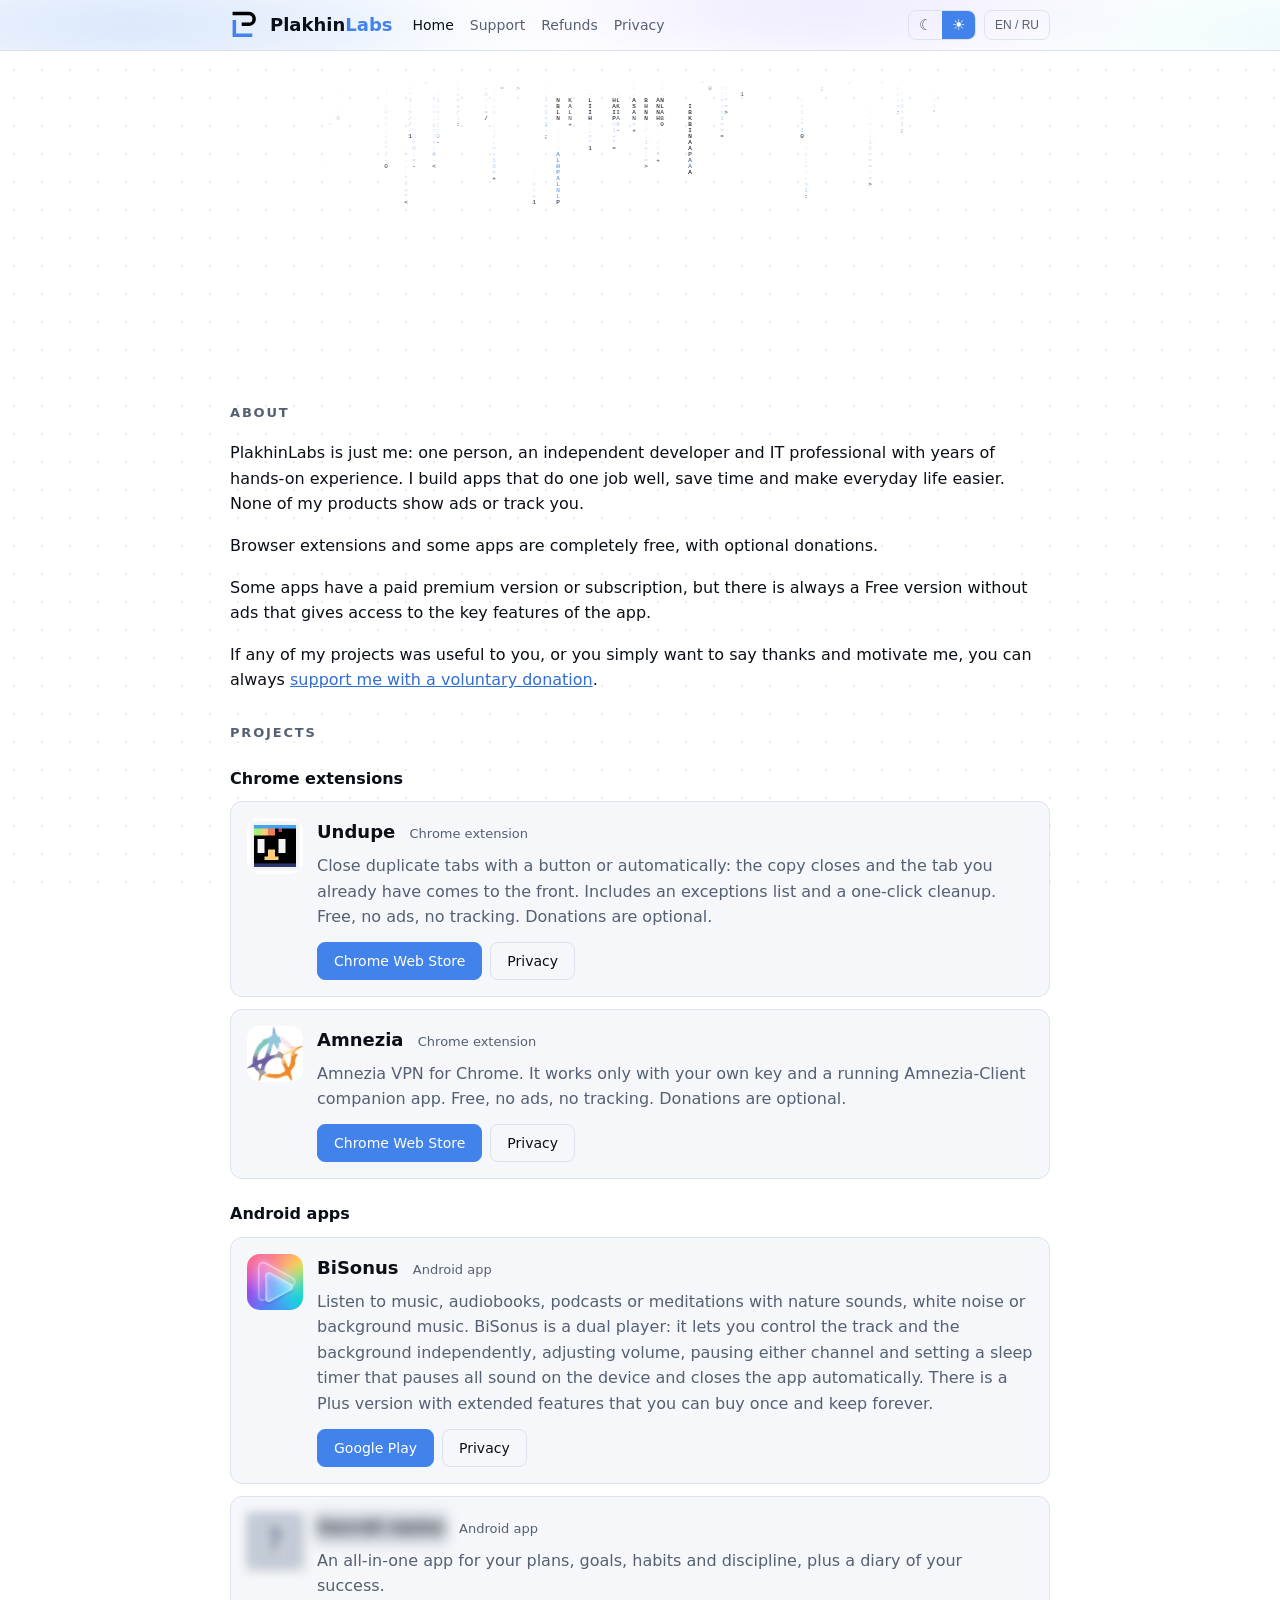
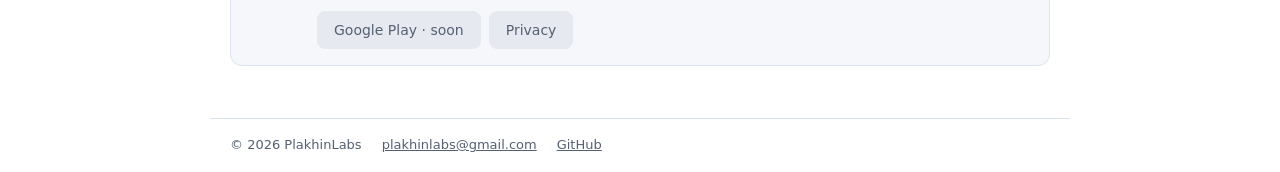
<file: index.html>
<!doctype html>
<html lang="en" data-theme="dark"><head><meta charset="utf-8">
<meta name="viewport" content="width=device-width,initial-scale=1">
<title>Home · PlakhinLabs</title>
<meta name="description" content="PlakhinLabs: independent developer of useful apps and tools. No ads, no tracking.">
<meta property="og:title" content="PlakhinLabs"><meta property="og:image" content="assets/og.png">
<link rel="icon" type="image/svg+xml" href="assets/favicon.svg">
<link rel="icon" type="image/png" href="assets/favicon-64.png">
<script>(function(){var d=document.documentElement,t=null;try{t=localStorage.getItem("theme")}catch(e){}if(!t)t=matchMedia("(prefers-color-scheme: light)").matches?"light":"dark";d.dataset.theme=t})();</script>
<link rel="stylesheet" href="style.css"></head>
<body>
<header class="top"><div class="in"><a class="brand" href="index.html"><svg class="mk" width="30" height="30" viewBox="0 0 256 256" role="img" aria-label="PlakhinLabs"><path class="lp" d="M22 30H160A46 46 0 0 1 160 122H100" fill="none" stroke-width="30"/><path class="ll" d="M37 85V215H190" fill="none" stroke-width="30"/></svg><span>Plakhin<b>Labs</b></span></a>
<nav><a href="index.html" class=on><span lang="en">Home</span><span lang="ru">Главная</span></a><a href="support.html"><span lang="en">Support</span><span lang="ru">Поддержать</span></a><a href="refunds.html"><span lang="en">Refunds</span><span lang="ru">Возвраты</span></a><a href="privacy.html"><span lang="en">Privacy</span><span lang="ru">Конфиденциальность</span></a></nav>
<div class="ctl"><div class="seg" role="group" aria-label="Theme"><button type="button" class="th" data-th="dark" aria-label="Dark theme" title="Dark">☾</button><button type="button" class="th" data-th="light" aria-label="Light theme" title="Light">☀</button></div>
<button id="lg" type="button" aria-label="Language">EN / RU</button></div></div></header>
<main>
<section class="hero"><div class="mxw"><canvas id="mx" aria-hidden="true"></canvas><svg class="mk big" width="120" height="120" viewBox="0 0 256 256" role="img" aria-label="PlakhinLabs"><path class="lp" d="M22 30H160A46 46 0 0 1 160 122H100" fill="none" stroke-width="30"/><path class="ll" d="M37 85V215H190" fill="none" stroke-width="30"/></svg></div><h1><span class="wp">Plakhin</span><b>Labs</b></h1></section>
<h2><span lang="en">About</span><span lang="ru">Обо мне</span></h2>
<p><span lang="en">PlakhinLabs is just me: one person, an independent developer and IT professional with years of hands-on experience. I build apps that do one job well, save time and make everyday life easier. None of my products show ads or track you.</span><span lang="ru">PlakhinLabs — это я: один человек, независимый разработчик и IT-специалист с многолетним практическим опытом. Я делаю приложения, которые хорошо решают одну задачу, экономят время и делают повседневную жизнь проще. Ни в одном из моих продуктов нет рекламы и слежки.</span></p>
<p><span lang="en">Browser extensions and some apps are completely free, with optional donations.</span><span lang="ru">Расширения для браузера и часть приложений полностью бесплатны, с необязательными донатами.</span></p>
<p><span lang="en">Some apps have a paid premium version or subscription, but there is always a Free version without ads that gives access to the key features of the app.</span><span lang="ru">У части приложений есть платная премиум-версия или подписка, но всегда есть Free-версия без рекламы, в которой доступен ключевой функционал приложения.</span></p>
<p><span lang="en">If any of my projects was useful to you, or you simply want to say thanks and motivate me, you can always <a href="support.html">support me with a voluntary donation</a>.</span><span lang="ru">Если любой мой проект оказался полезен или вам просто хочется поблагодарить и мотивировать меня, всегда можно <a href="support.html">поддержать добровольным донатом</a>.</span></p>
<h2><span lang="en">Projects</span><span lang="ru">Проекты</span></h2>
<h3 class="grp"><span lang="en">Chrome extensions</span><span lang="ru">Расширения для Chrome</span></h3>
<article class="card app"><img class="ai" src="assets/apps/undupe.png" width="56" height="56" alt="">
<div class="ab"><h3>Undupe <small><span lang="en">Chrome extension</span><span lang="ru">расширение для Chrome</span></small></h3><p><span lang="en">Close duplicate tabs with a button or automatically: the copy closes and the tab you already have comes to the front. Includes an exceptions list and a one-click cleanup. Free, no ads, no tracking. Donations are optional.</span><span lang="ru">Закрывайте дубликаты вкладок кнопкой или автоматически: копия закроется, а уже открытая вкладка выйдет вперёд. Есть список исключений и очистка в один клик. Бесплатно, без рекламы и без слежки. Донаты по желанию.</span></p><p class="bt"><a class="btn " href="#"><span lang="en">Chrome Web Store</span><span lang="ru">Chrome Web Store</span></a><a class="btn ghost" href="privacy.html#undupe"><span lang="en">Privacy</span><span lang="ru">Конфиденциальность</span></a></p></div></article>
<article class="card app"><img class="ai" src="assets/apps/amnezia.png" width="56" height="56" alt="">
<div class="ab"><h3>Amnezia <small><span lang="en">Chrome extension</span><span lang="ru">расширение для Chrome</span></small></h3><p><span lang="en">Amnezia VPN for Chrome. It works only with your own key and a running Amnezia-Client companion app. Free, no ads, no tracking. Donations are optional.</span><span lang="ru">VPN Amnezia для Chrome, работает только с вашим ключом и запущенным компаньоном-клиентом Amnezia-Client. Бесплатно, без рекламы и без слежки. Донаты по желанию.</span></p><p class="bt"><a class="btn " href="#"><span lang="en">Chrome Web Store</span><span lang="ru">Chrome Web Store</span></a><a class="btn ghost" href="privacy.html#amnezia"><span lang="en">Privacy</span><span lang="ru">Конфиденциальность</span></a></p></div></article>
<h3 class="grp"><span lang="en">Android apps</span><span lang="ru">Android-приложения</span></h3>
<article class="card app"><img class="ai" src="assets/apps/bisonus.png" width="56" height="56" alt="">
<div class="ab"><h3>BiSonus <small><span lang="en">Android app</span><span lang="ru">Android-приложение</span></small></h3><p><span lang="en">Listen to music, audiobooks, podcasts or meditations with nature sounds, white noise or background music. BiSonus is a dual player: it lets you control the track and the background independently, adjusting volume, pausing either channel and setting a sleep timer that pauses all sound on the device and closes the app automatically. There is a Plus version with extended features that you can buy once and keep forever.</span><span lang="ru">Слушайте музыку, аудиокниги, подкасты или медитации со звуками природы, белым шумом или фоновой музыкой. BiSonus — это двойной плеер, позволяющий независимо управлять воспроизведением трека и фоном: регулируйте громкость, ставьте на паузу любой из каналов и устанавливайте таймер сна, чтобы приостановить воспроизведение всего звука на устройстве и автоматически закрыть приложение. Есть версия Plus с расширенным функционалом, которую можно приобрести раз и навсегда.</span></p><p class="bt"><a class="btn " href="https://play.google.com/store/apps/details?id=com.bisonus.app" target=_blank rel=noopener><span lang="en">Google Play</span><span lang="ru">Google Play</span></a><a class="btn ghost" href="https://sites.google.com/view/privacy-policy-for-bisonus" target=_blank rel=noopener><span lang="en">Privacy</span><span lang="ru">Конфиденциальность</span></a></p></div></article>
<article class="card app"><div class="ai ph sp" aria-hidden="true">?</div>
<div class="ab"><h3><span class="sp" aria-hidden="true">Secret name</span> <small><span lang="en">Android app</span><span lang="ru">Android-приложение</span></small></h3>
<p><span lang="en">An all-in-one app for your plans, goals, habits and discipline, plus a diary of your success.</span><span lang="ru">Всеобъемлющее приложение для ваших планов, целей, привычек, дисциплины, а также дневник вашего успеха.</span></p>
<p class="bt"><span class="btn off">Google Play · <span lang="en">soon</span><span lang="ru">скоро</span></span><span class="btn off"><span lang="en">Privacy</span><span lang="ru">Конфиденциальность</span></span></p></div></article>
</main>
<footer><span>© 2026 PlakhinLabs</span><a href="mailto:plakhinlabs@gmail.com">plakhinlabs@gmail.com</a><a href="https://github.com/PlakhinLabs">GitHub</a></footer>
<script src="lang.js"></script>
<script src="fx.js" defer></script>
</body></html>
</file>
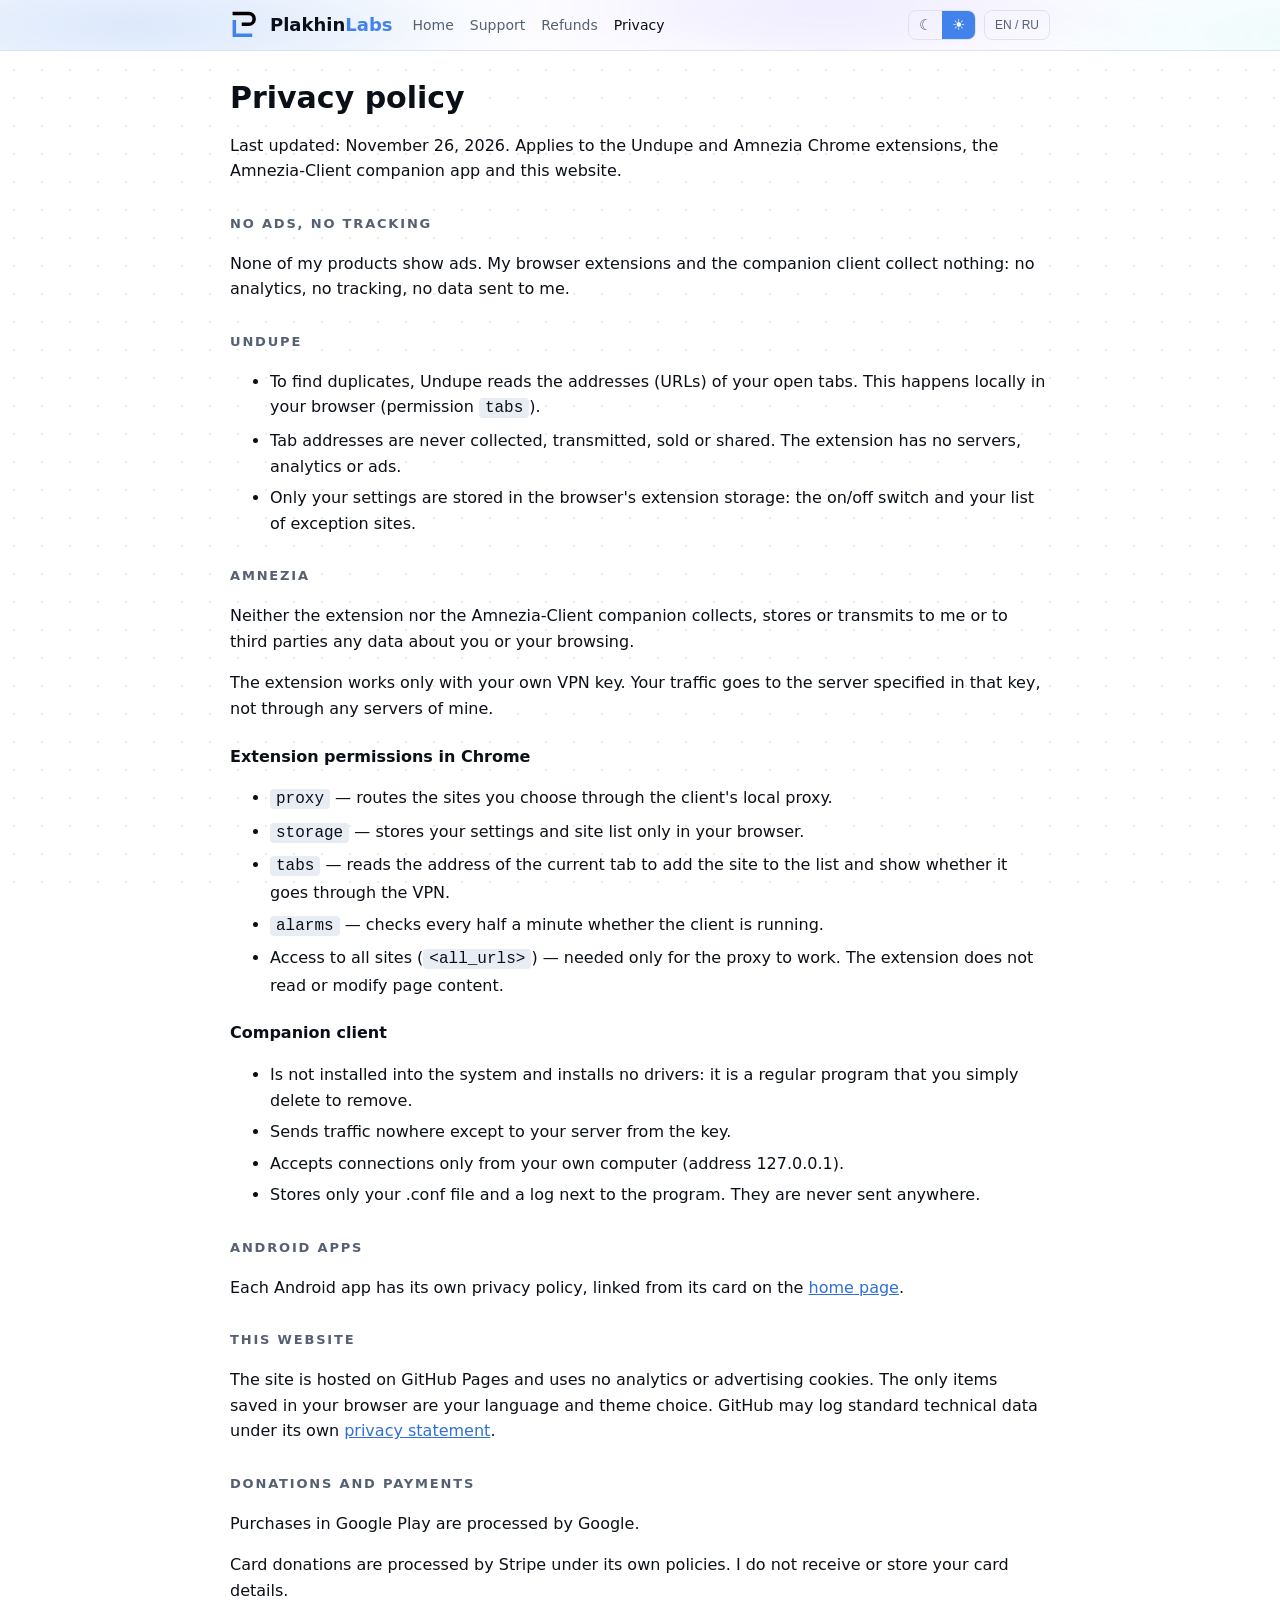
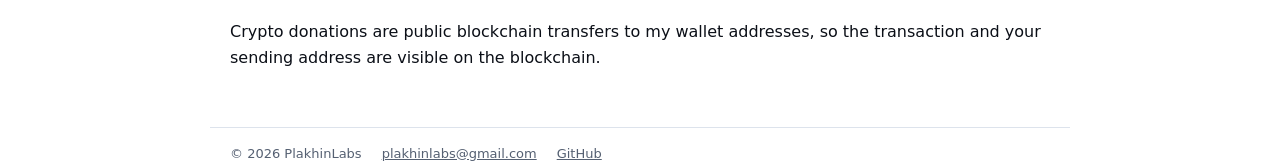
<file: privacy.html>
<!doctype html>
<html lang="en" data-theme="dark"><head><meta charset="utf-8">
<meta name="viewport" content="width=device-width,initial-scale=1">
<title>Privacy · PlakhinLabs</title>
<meta name="description" content="PlakhinLabs: independent developer of useful apps and tools. No ads, no tracking.">
<meta property="og:title" content="PlakhinLabs"><meta property="og:image" content="assets/og.png">
<link rel="icon" type="image/svg+xml" href="assets/favicon.svg">
<link rel="icon" type="image/png" href="assets/favicon-64.png">
<script>(function(){var d=document.documentElement,t=null;try{t=localStorage.getItem("theme")}catch(e){}if(!t)t=matchMedia("(prefers-color-scheme: light)").matches?"light":"dark";d.dataset.theme=t})();</script>
<link rel="stylesheet" href="style.css"></head>
<body>
<header class="top"><div class="in"><a class="brand" href="index.html"><svg class="mk" width="30" height="30" viewBox="0 0 256 256" role="img" aria-label="PlakhinLabs"><path class="lp" d="M22 30H160A46 46 0 0 1 160 122H100" fill="none" stroke-width="30"/><path class="ll" d="M37 85V215H190" fill="none" stroke-width="30"/></svg><span>Plakhin<b>Labs</b></span></a>
<nav><a href="index.html"><span lang="en">Home</span><span lang="ru">Главная</span></a><a href="support.html"><span lang="en">Support</span><span lang="ru">Поддержать</span></a><a href="refunds.html"><span lang="en">Refunds</span><span lang="ru">Возвраты</span></a><a href="privacy.html" class=on><span lang="en">Privacy</span><span lang="ru">Конфиденциальность</span></a></nav>
<div class="ctl"><div class="seg" role="group" aria-label="Theme"><button type="button" class="th" data-th="dark" aria-label="Dark theme" title="Dark">☾</button><button type="button" class="th" data-th="light" aria-label="Light theme" title="Light">☀</button></div>
<button id="lg" type="button" aria-label="Language">EN / RU</button></div></div></header>
<main>
<h1><span lang="en">Privacy policy</span><span lang="ru">Политика конфиденциальности</span></h1>
<p><span lang="en">Last updated: November 26, 2026. Applies to the Undupe and Amnezia Chrome extensions, the Amnezia-Client companion app and this website.</span><span lang="ru">Обновлено: 26 ноября 2026 г. Относится к расширениям Undupe и Amnezia для Chrome, компаньон-клиенту Amnezia-Client и этому сайту.</span></p>
<h2><span lang="en">No ads, no tracking</span><span lang="ru">Без рекламы и слежки</span></h2>
<p><span lang="en">None of my products show ads. My browser extensions and the companion client collect nothing: no analytics, no tracking, no data sent to me.</span><span lang="ru">Ни один из моих продуктов не показывает рекламу. Мои расширения для браузера и компаньон-клиент ничего не собирают: нет аналитики, слежки и передачи данных мне.</span></p>
<h2 id="undupe">Undupe</h2>
<ul><li><span lang="en">To find duplicates, Undupe reads the addresses (URLs) of your open tabs. This happens locally in your browser (permission <code>tabs</code>).</span><span lang="ru">Чтобы находить дубликаты, Undupe читает адреса (URL) открытых вкладок. Это происходит локально в вашем браузере (разрешение <code>tabs</code>).</span></li>
<li><span lang="en">Tab addresses are never collected, transmitted, sold or shared. The extension has no servers, analytics or ads.</span><span lang="ru">Адреса вкладок не собираются, не передаются, не продаются и не передаются третьим лицам. У расширения нет серверов, аналитики и рекламы.</span></li>
<li><span lang="en">Only your settings are stored in the browser's extension storage: the on/off switch and your list of exception sites.</span><span lang="ru">В хранилище расширения сохраняются только настройки: переключатель вкл/выкл и список сайтов-исключений.</span></li></ul>
<h2 id="amnezia">Amnezia</h2>
<p><span lang="en">Neither the extension nor the Amnezia-Client companion collects, stores or transmits to me or to third parties any data about you or your browsing.</span><span lang="ru">Ни расширение, ни компаньон-клиент Amnezia-Client не собирают, не хранят и не передают мне или третьим лицам никаких данных о вас или о вашем просмотре сайтов.</span></p>
<p><span lang="en">The extension works only with your own VPN key. Your traffic goes to the server specified in that key, not through any servers of mine.</span><span lang="ru">Расширение работает только с вашим собственным VPN-ключом. Ваш трафик идёт на сервер, указанный в этом ключе, а не через какие-либо мои серверы.</span></p>
<h3 class="grp"><span lang="en">Extension permissions in Chrome</span><span lang="ru">Разрешения расширения в Chrome</span></h3>
<ul><li><code>proxy</code> — <span lang="en">routes the sites you choose through the client's local proxy.</span><span lang="ru">направляет выбранные вами сайты через локальный прокси клиента.</span></li>
<li><code>storage</code> — <span lang="en">stores your settings and site list only in your browser.</span><span lang="ru">хранит ваши настройки и список сайтов только в вашем браузере.</span></li>
<li><code>tabs</code> — <span lang="en">reads the address of the current tab to add the site to the list and show whether it goes through the VPN.</span><span lang="ru">читает адрес текущей вкладки, чтобы добавить сайт в список и показать, идёт ли он через VPN.</span></li>
<li><code>alarms</code> — <span lang="en">checks every half a minute whether the client is running.</span><span lang="ru">раз в полминуты проверяет, работает ли клиент.</span></li>
<li><span lang="en">Access to all sites</span><span lang="ru">Доступ ко всем сайтам</span> (<code>&lt;all_urls&gt;</code>) — <span lang="en">needed only for the proxy to work. The extension does not read or modify page content.</span><span lang="ru">нужен только для работы прокси. Содержимое страниц расширение не читает и не изменяет.</span></li></ul>
<h3 class="grp"><span lang="en">Companion client</span><span lang="ru">Компаньон-клиент</span></h3>
<ul><li><span lang="en">Is not installed into the system and installs no drivers: it is a regular program that you simply delete to remove.</span><span lang="ru">Не устанавливается в систему и не ставит драйверов: это обычная программа, которую достаточно удалить.</span></li>
<li><span lang="en">Sends traffic nowhere except to your server from the key.</span><span lang="ru">Не отправляет трафик никуда, кроме вашего сервера из ключа.</span></li>
<li><span lang="en">Accepts connections only from your own computer (address 127.0.0.1).</span><span lang="ru">Принимает подключения только с вашего компьютера (адрес 127.0.0.1).</span></li>
<li><span lang="en">Stores only your .conf file and a log next to the program. They are never sent anywhere.</span><span lang="ru">Рядом с программой хранит только ваш файл .conf и журнал работы. Наружу они не отправляются.</span></li></ul>
<h2><span lang="en">Android apps</span><span lang="ru">Android-приложения</span></h2>
<p><span lang="en">Each Android app has its own privacy policy, linked from its card on the <a href="index.html">home page</a>.</span><span lang="ru">У каждого Android-приложения своя политика конфиденциальности, ссылка на неё есть в карточке приложения на <a href="index.html">главной странице</a>.</span></p>
<h2><span lang="en">This website</span><span lang="ru">Этот сайт</span></h2>
<p><span lang="en">The site is hosted on GitHub Pages and uses no analytics or advertising cookies. The only items saved in your browser are your language and theme choice. GitHub may log standard technical data under its own <a href="https://docs.github.com/en/site-policy/privacy-policies/github-general-privacy-statement">privacy statement</a>.</span><span lang="ru">Сайт размещён на GitHub Pages, без аналитики и рекламных cookie. В браузере сохраняются только выбранные язык и тема. GitHub может вести стандартные технические логи согласно своей <a href="https://docs.github.com/en/site-policy/privacy-policies/github-general-privacy-statement">политике конфиденциальности</a>.</span></p>
<h2><span lang="en">Donations and payments</span><span lang="ru">Донаты и платежи</span></h2>
<p><span lang="en">Purchases in Google Play are processed by Google.</span><span lang="ru">Покупки в Google Play обрабатывает Google.</span></p>
<p><span lang="en">Card donations are processed by Stripe under its own policies. I do not receive or store your card details.</span><span lang="ru">Донаты картой обрабатывает Stripe по своим правилам. Данные вашей карты я не получаю и не храню.</span></p>
<p><span lang="en">Crypto donations are public blockchain transfers to my wallet addresses, so the transaction and your sending address are visible on the blockchain.</span><span lang="ru">Крипто-донаты — это публичные переводы на адреса моих кошельков, поэтому транзакция и адрес отправителя видны в блокчейне.</span></p>
</main>
<footer><span>© 2026 PlakhinLabs</span><a href="mailto:plakhinlabs@gmail.com">plakhinlabs@gmail.com</a><a href="https://github.com/PlakhinLabs">GitHub</a></footer>
<script src="lang.js"></script>
<script src="fx.js" defer></script>
</body></html>
</file>
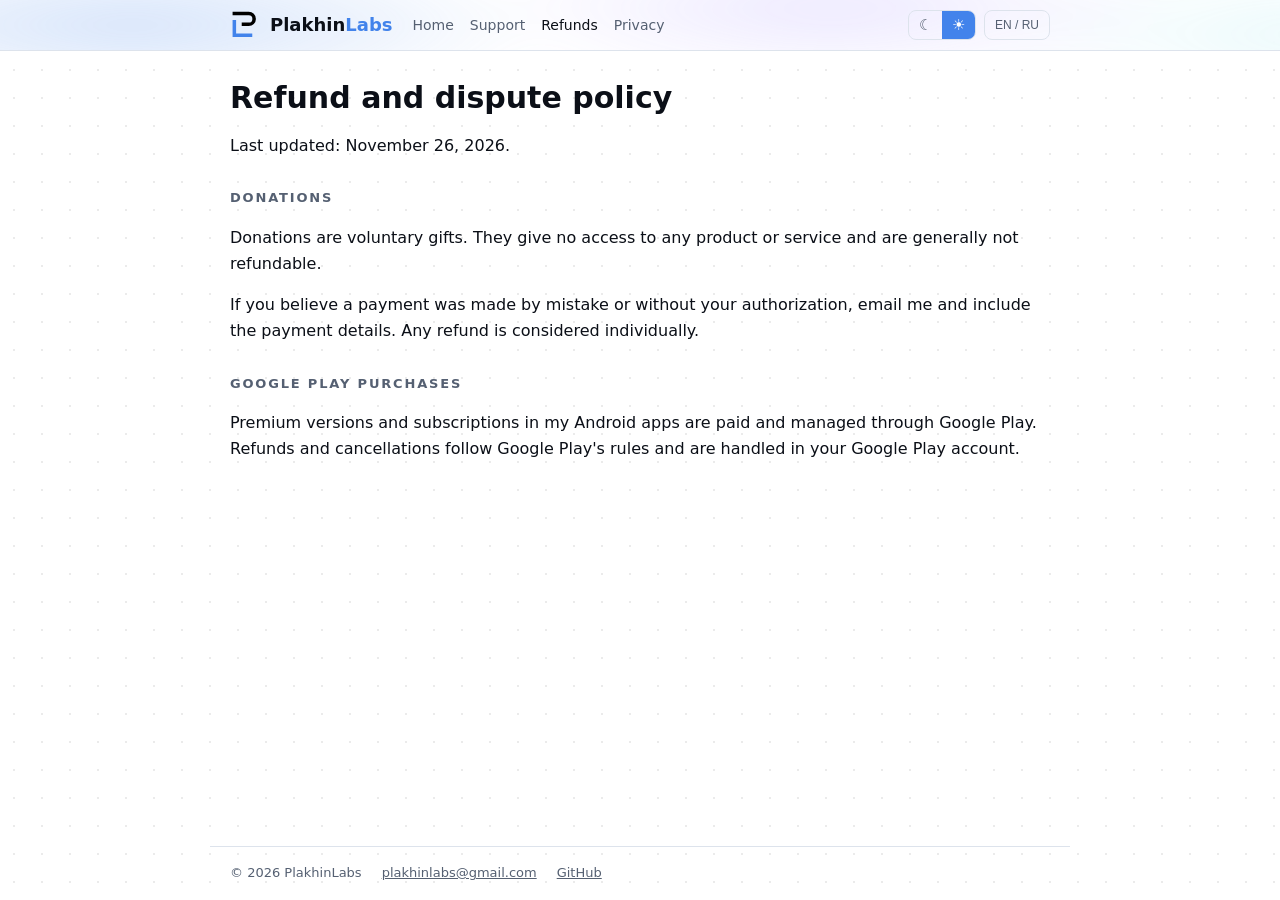
<file: refunds.html>
<!doctype html>
<html lang="en" data-theme="dark"><head><meta charset="utf-8">
<meta name="viewport" content="width=device-width,initial-scale=1">
<title>Refunds · PlakhinLabs</title>
<meta name="description" content="PlakhinLabs: independent developer of useful apps and tools. No ads, no tracking.">
<meta property="og:title" content="PlakhinLabs"><meta property="og:image" content="assets/og.png">
<link rel="icon" type="image/svg+xml" href="assets/favicon.svg">
<link rel="icon" type="image/png" href="assets/favicon-64.png">
<script>(function(){var d=document.documentElement,t=null;try{t=localStorage.getItem("theme")}catch(e){}if(!t)t=matchMedia("(prefers-color-scheme: light)").matches?"light":"dark";d.dataset.theme=t})();</script>
<link rel="stylesheet" href="style.css"></head>
<body>
<header class="top"><div class="in"><a class="brand" href="index.html"><svg class="mk" width="30" height="30" viewBox="0 0 256 256" role="img" aria-label="PlakhinLabs"><path class="lp" d="M22 30H160A46 46 0 0 1 160 122H100" fill="none" stroke-width="30"/><path class="ll" d="M37 85V215H190" fill="none" stroke-width="30"/></svg><span>Plakhin<b>Labs</b></span></a>
<nav><a href="index.html"><span lang="en">Home</span><span lang="ru">Главная</span></a><a href="support.html"><span lang="en">Support</span><span lang="ru">Поддержать</span></a><a href="refunds.html" class=on><span lang="en">Refunds</span><span lang="ru">Возвраты</span></a><a href="privacy.html"><span lang="en">Privacy</span><span lang="ru">Конфиденциальность</span></a></nav>
<div class="ctl"><div class="seg" role="group" aria-label="Theme"><button type="button" class="th" data-th="dark" aria-label="Dark theme" title="Dark">☾</button><button type="button" class="th" data-th="light" aria-label="Light theme" title="Light">☀</button></div>
<button id="lg" type="button" aria-label="Language">EN / RU</button></div></div></header>
<main>
<h1><span lang="en">Refund and dispute policy</span><span lang="ru">Политика возвратов и споров</span></h1>
<p><span lang="en">Last updated: November 26, 2026.</span><span lang="ru">Обновлено: 26 ноября 2026 г.</span></p>
<h2><span lang="en">Donations</span><span lang="ru">Донаты</span></h2>
<p><span lang="en">Donations are voluntary gifts. They give no access to any product or service and are generally not refundable.</span><span lang="ru">Донаты — это добровольные пожертвования. Они не дают доступа к какому-либо продукту или услуге и, как правило, не возвращаются.</span></p>
<p><span lang="en">If you believe a payment was made by mistake or without your authorization, email me and include the payment details. Any refund is considered individually.</span><span lang="ru">Если вы считаете, что платёж сделан по ошибке или без вашего разрешения, напишите на электронную почту и укажите детали платежа. Любой возврат рассматривается индивидуально.</span></p>
<h2><span lang="en">Google Play purchases</span><span lang="ru">Покупки в Google Play</span></h2>
<p><span lang="en">Premium versions and subscriptions in my Android apps are paid and managed through Google Play. Refunds and cancellations follow Google Play's rules and are handled in your Google Play account.</span><span lang="ru">Премиум-версии и подписки в моих Android-приложениях оплачиваются и управляются через Google Play. Возвраты и отмена подписки подчиняются правилам Google Play и выполняются в вашем аккаунте Google Play.</span></p>
</main>
<footer><span>© 2026 PlakhinLabs</span><a href="mailto:plakhinlabs@gmail.com">plakhinlabs@gmail.com</a><a href="https://github.com/PlakhinLabs">GitHub</a></footer>
<script src="lang.js"></script>
<script src="fx.js" defer></script>
</body></html>
</file>
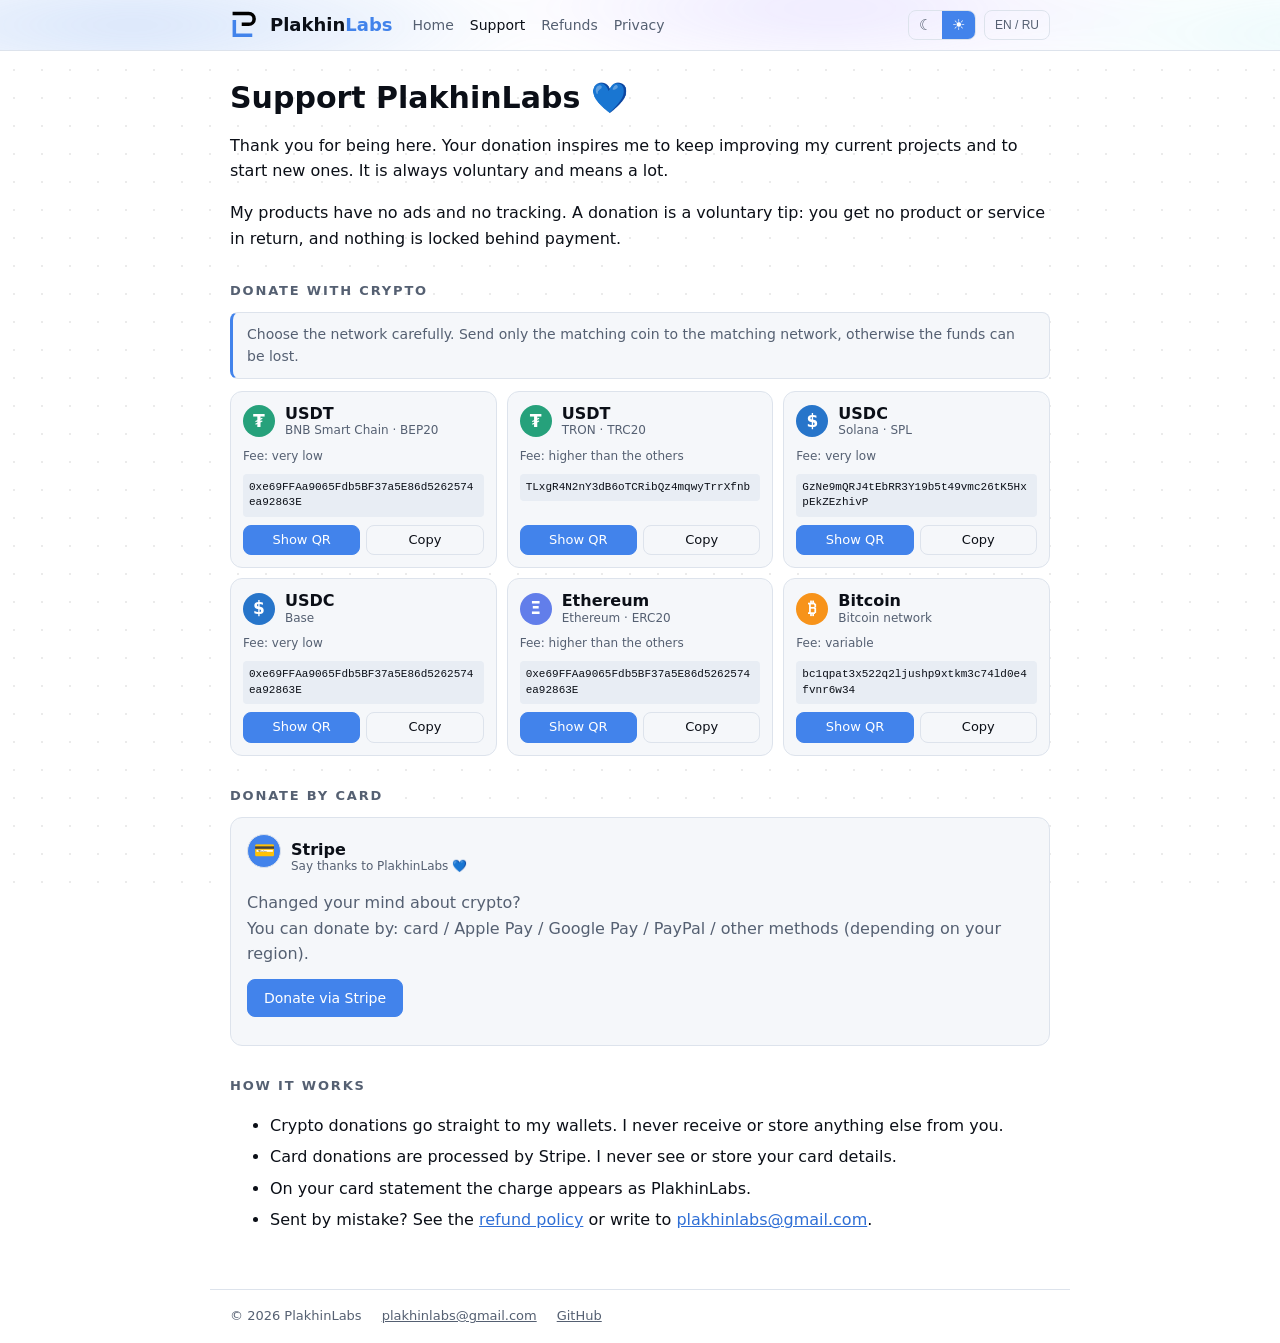
<file: support.html>
<!doctype html>
<html lang="en" data-theme="dark"><head><meta charset="utf-8">
<meta name="viewport" content="width=device-width,initial-scale=1">
<title>Support · PlakhinLabs</title>
<meta name="description" content="PlakhinLabs: independent developer of useful apps and tools. No ads, no tracking.">
<meta property="og:title" content="PlakhinLabs"><meta property="og:image" content="assets/og.png">
<link rel="icon" type="image/svg+xml" href="assets/favicon.svg">
<link rel="icon" type="image/png" href="assets/favicon-64.png">
<script>(function(){var d=document.documentElement,t=null;try{t=localStorage.getItem("theme")}catch(e){}if(!t)t=matchMedia("(prefers-color-scheme: light)").matches?"light":"dark";d.dataset.theme=t})();</script>
<link rel="stylesheet" href="style.css"></head>
<body>
<header class="top"><div class="in"><a class="brand" href="index.html"><svg class="mk" width="30" height="30" viewBox="0 0 256 256" role="img" aria-label="PlakhinLabs"><path class="lp" d="M22 30H160A46 46 0 0 1 160 122H100" fill="none" stroke-width="30"/><path class="ll" d="M37 85V215H190" fill="none" stroke-width="30"/></svg><span>Plakhin<b>Labs</b></span></a>
<nav><a href="index.html"><span lang="en">Home</span><span lang="ru">Главная</span></a><a href="support.html" class=on><span lang="en">Support</span><span lang="ru">Поддержать</span></a><a href="refunds.html"><span lang="en">Refunds</span><span lang="ru">Возвраты</span></a><a href="privacy.html"><span lang="en">Privacy</span><span lang="ru">Конфиденциальность</span></a></nav>
<div class="ctl"><div class="seg" role="group" aria-label="Theme"><button type="button" class="th" data-th="dark" aria-label="Dark theme" title="Dark">☾</button><button type="button" class="th" data-th="light" aria-label="Light theme" title="Light">☀</button></div>
<button id="lg" type="button" aria-label="Language">EN / RU</button></div></div></header>
<main>
<h1><span lang="en">Support PlakhinLabs</span><span lang="ru">Поддержать PlakhinLabs</span> 💙</h1>
<p><span lang="en">Thank you for being here. Your donation inspires me to keep improving my current projects and to start new ones. It is always voluntary and means a lot.</span><span lang="ru">Спасибо, что вы здесь. Ваш донат вдохновляет меня развивать текущие проекты и начинать новые. Он всегда добровольный, и для меня это очень важно.</span></p>
<p><span lang="en">My products have no ads and no tracking. A donation is a voluntary tip: you get no product or service in return, and nothing is locked behind payment.</span><span lang="ru">В моих продуктах нет рекламы и слежки. Донат — это добровольная благодарность: взамен вы не получаете товар или услугу, и ничего не закрыто за оплатой.</span></p>
<h2 id="crypto"><span lang="en">Donate with crypto</span><span lang="ru">Донат в крипте</span></h2>
<div class="notice"><span lang="en">Choose the network carefully. Send only the matching coin to the matching network, otherwise the funds can be lost.</span><span lang="ru">Выбирайте сеть внимательно. Отправляйте только соответствующую монету в соответствующую сеть, иначе средства могут быть потеряны.</span></div>
<div class="grid"><article class="net" id="usdt-bnb"><div class="nh"><span class="coin usdt">₮</span><div><b>USDT</b><span class="nn">BNB Smart Chain · BEP20</span></div></div>
<span class="fee"><span lang="en">Fee: very low</span><span lang="ru">Комиссия: очень низкая</span></span><code class="sa">0xe69FFAa9065Fdb5BF37a5E86d5262574ea92863E</code>
<div class="nb"><button class="btn sm qrb" type="button" data-qr="assets/qr/bnb.png" data-name="USDT · BNB Smart Chain · BEP20" data-addr="0xe69FFAa9065Fdb5BF37a5E86d5262574ea92863E"><span lang="en">Show QR</span><span lang="ru">Показать QR</span></button><button class="btn sm ghost copy" type="button" data-a="0xe69FFAa9065Fdb5BF37a5E86d5262574ea92863E"><span lang="en">Copy</span><span lang="ru">Копировать</span></button></div></article><article class="net" id="usdt-trx"><div class="nh"><span class="coin usdt">₮</span><div><b>USDT</b><span class="nn">TRON · TRC20</span></div></div>
<span class="fee"><span lang="en">Fee: higher than the others</span><span lang="ru">Комиссия: выше остальных</span></span><code class="sa">TLxgR4N2nY3dB6oTCRibQz4mqwyTrrXfnb</code>
<div class="nb"><button class="btn sm qrb" type="button" data-qr="assets/qr/tron.png" data-name="USDT · TRON · TRC20" data-addr="TLxgR4N2nY3dB6oTCRibQz4mqwyTrrXfnb"><span lang="en">Show QR</span><span lang="ru">Показать QR</span></button><button class="btn sm ghost copy" type="button" data-a="TLxgR4N2nY3dB6oTCRibQz4mqwyTrrXfnb"><span lang="en">Copy</span><span lang="ru">Копировать</span></button></div></article><article class="net" id="usdc-sol"><div class="nh"><span class="coin usdc">$</span><div><b>USDC</b><span class="nn">Solana · SPL</span></div></div>
<span class="fee"><span lang="en">Fee: very low</span><span lang="ru">Комиссия: очень низкая</span></span><code class="sa">GzNe9mQRJ4tEbRR3Y19b5t49vmc26tK5HxpEkZEzhivP</code>
<div class="nb"><button class="btn sm qrb" type="button" data-qr="assets/qr/solana.png" data-name="USDC · Solana · SPL" data-addr="GzNe9mQRJ4tEbRR3Y19b5t49vmc26tK5HxpEkZEzhivP"><span lang="en">Show QR</span><span lang="ru">Показать QR</span></button><button class="btn sm ghost copy" type="button" data-a="GzNe9mQRJ4tEbRR3Y19b5t49vmc26tK5HxpEkZEzhivP"><span lang="en">Copy</span><span lang="ru">Копировать</span></button></div></article><article class="net" id="usdc-base"><div class="nh"><span class="coin usdc">$</span><div><b>USDC</b><span class="nn">Base</span></div></div>
<span class="fee"><span lang="en">Fee: very low</span><span lang="ru">Комиссия: очень низкая</span></span><code class="sa">0xe69FFAa9065Fdb5BF37a5E86d5262574ea92863E</code>
<div class="nb"><button class="btn sm qrb" type="button" data-qr="assets/qr/base.png" data-name="USDC · Base" data-addr="0xe69FFAa9065Fdb5BF37a5E86d5262574ea92863E"><span lang="en">Show QR</span><span lang="ru">Показать QR</span></button><button class="btn sm ghost copy" type="button" data-a="0xe69FFAa9065Fdb5BF37a5E86d5262574ea92863E"><span lang="en">Copy</span><span lang="ru">Копировать</span></button></div></article><article class="net" id="eth"><div class="nh"><span class="coin eth">Ξ</span><div><b>Ethereum</b><span class="nn">Ethereum · ERC20</span></div></div>
<span class="fee"><span lang="en">Fee: higher than the others</span><span lang="ru">Комиссия: выше остальных</span></span><code class="sa">0xe69FFAa9065Fdb5BF37a5E86d5262574ea92863E</code>
<div class="nb"><button class="btn sm qrb" type="button" data-qr="assets/qr/ethereum.png" data-name="Ethereum · Ethereum · ERC20" data-addr="0xe69FFAa9065Fdb5BF37a5E86d5262574ea92863E"><span lang="en">Show QR</span><span lang="ru">Показать QR</span></button><button class="btn sm ghost copy" type="button" data-a="0xe69FFAa9065Fdb5BF37a5E86d5262574ea92863E"><span lang="en">Copy</span><span lang="ru">Копировать</span></button></div></article><article class="net" id="btc"><div class="nh"><span class="coin btc">₿</span><div><b>Bitcoin</b><span class="nn">Bitcoin network</span></div></div>
<span class="fee"><span lang="en">Fee: variable</span><span lang="ru">Комиссия: переменная</span></span><code class="sa">bc1qpat3x522q2ljushp9xtkm3c74ld0e4fvnr6w34</code>
<div class="nb"><button class="btn sm qrb" type="button" data-qr="assets/qr/bitcoin.png" data-name="Bitcoin · Bitcoin network" data-addr="bc1qpat3x522q2ljushp9xtkm3c74ld0e4fvnr6w34"><span lang="en">Show QR</span><span lang="ru">Показать QR</span></button><button class="btn sm ghost copy" type="button" data-a="bc1qpat3x522q2ljushp9xtkm3c74ld0e4fvnr6w34"><span lang="en">Copy</span><span lang="ru">Копировать</span></button></div></article></div>
<h2 id="card"><span lang="en">Donate by card</span><span lang="ru">Донат картой</span></h2>
<article class="card stripe"><div class="nh"><span class="coin card">💳</span><div><b>Stripe</b><span class="nn">Say thanks to PlakhinLabs 💙</span></div></div>
<p><span lang="en">Changed your mind about crypto?<br>You can donate by: card / Apple Pay / Google Pay / PayPal / other methods (depending on your region).</span><span lang="ru">Передумали насчёт крипты?<br>Можно задонатить: картой / Apple Pay / Google Pay / PayPal / другие (в зависимости от региона).</span></p>
<p><a class="btn" href="https://buy.stripe.com/9B67sN2qH8nNb40eLKcwg00" rel="noopener"><span lang="en">Donate via Stripe</span><span lang="ru">Задонатить через Stripe</span></a></p></article>
<h2><span lang="en">How it works</span><span lang="ru">Как это работает</span></h2>
<ul><li><span lang="en">Crypto donations go straight to my wallets. I never receive or store anything else from you.</span><span lang="ru">Крипто-донаты приходят напрямую на мои кошельки. Больше ничего о вас я не получаю и не храню.</span></li>
<li><span lang="en">Card donations are processed by Stripe. I never see or store your card details.</span><span lang="ru">Донаты картой обрабатывает Stripe. Данные вашей карты я не вижу и не храню.</span></li>
<li><span lang="en">On your card statement the charge appears as PlakhinLabs.</span><span lang="ru">В выписке по карте списание отображается как PlakhinLabs.</span></li>
<li><span lang="en">Sent by mistake? See the <a href="refunds.html">refund policy</a> or write to <a href="mailto:plakhinlabs@gmail.com">plakhinlabs@gmail.com</a>.</span><span lang="ru">Отправили по ошибке? Смотрите <a href="refunds.html">политику возвратов</a> или пишите на <a href="mailto:plakhinlabs@gmail.com">plakhinlabs@gmail.com</a>.</span></li></ul>
<dialog id="qrd"><button class="x" type="button" aria-label="Close">×</button><b id="qn"></b><img id="qi" width="280" height="280" alt="QR"><code id="qa"></code>
<button class="btn sm copy" id="qc" type="button"><span lang="en">Copy address</span><span lang="ru">Копировать адрес</span></button></dialog>
</main>
<footer><span>© 2026 PlakhinLabs</span><a href="mailto:plakhinlabs@gmail.com">plakhinlabs@gmail.com</a><a href="https://github.com/PlakhinLabs">GitHub</a></footer>
<script src="lang.js"></script>
<script src="fx.js" defer></script>
</body></html>
</file>
<file: style.css>
*{box-sizing:border-box}
@property --a{syntax:"<angle>";inherits:false;initial-value:0deg}
:root,html[data-theme=dark]{color-scheme:dark;--bg:#000;--card:#0a0c11;--line:#1a2130;--tx:#e9ecf2;--mu:#98a2b5;--bl:#4283EB;--blh:#6a9cf0;--lk:#4283EB;--lp:#fff;--cb:#10151f;--off:#141a26;--dot:rgba(255,255,255,.9);--hd:rgba(0,0,0,.8);--dg:rgba(255,255,255,.07);--au:.6}
html[data-theme=light]{color-scheme:light;--bg:#fff;--card:#f5f7fa;--line:#dde3ec;--tx:#0b0f17;--mu:#556072;--bl:#4283EB;--blh:#2f6fd6;--lk:#2f6fd6;--lp:#000;--cb:#e8edf4;--off:#e6eaf0;--dot:rgba(0,0,0,.7);--hd:rgba(255,255,255,.8);--dg:rgba(0,0,0,.08);--au:.4}
html{background:var(--bg);scroll-padding-top:72px}
body{margin:0;background:transparent;color:var(--tx);font:16px/1.6 system-ui,-apple-system,"Segoe UI",Roboto,sans-serif;min-height:100vh;display:flex;flex-direction:column}
body::before,body::after{content:"";position:fixed;inset:0;z-index:-1;pointer-events:none;background-size:28px 28px}
body::before{background-image:radial-gradient(circle,var(--dg) 1px,transparent 1.5px)}
body::after{background-image:radial-gradient(circle,rgba(66,131,235,.95) 1.4px,transparent 2px);-webkit-mask-image:radial-gradient(circle 170px at var(--mx,50%) var(--my,50%),#000,transparent);mask-image:radial-gradient(circle 170px at var(--mx,50%) var(--my,50%),#000,transparent);opacity:var(--gl,0);transition:opacity .35s}
a{color:var(--lk)}a:hover{color:var(--blh)}
.lp{stroke:var(--lp);transition:stroke .15s}.ll{stroke:var(--bl)}
.top{position:sticky;top:0;z-index:20;background:var(--hd);-webkit-backdrop-filter:blur(8px);backdrop-filter:blur(8px);border-bottom:1px solid var(--line);overflow:hidden;isolation:isolate}
.top::before{content:"";position:absolute;inset:-30px -12%;z-index:-1;pointer-events:none;opacity:var(--au);filter:blur(22px);background:radial-gradient(38% 110% at 18% 50%,rgba(66,131,235,.55),transparent 70%),radial-gradient(32% 110% at 62% 30%,rgba(122,92,255,.35),transparent 70%),radial-gradient(28% 100% at 92% 60%,rgba(58,208,224,.25),transparent 70%);animation:au 20s ease-in-out infinite alternate}
@keyframes au{from{transform:translateX(-7%)}to{transform:translateX(7%) scale(1.08)}}
.in{display:flex;align-items:center;gap:8px 20px;flex-wrap:wrap;max-width:860px;width:100%;margin:0 auto;padding:10px 20px}
.brand{display:flex;align-items:center;gap:10px;color:var(--tx);text-decoration:none;font-weight:600;font-size:18px}
.brand span{transition:color .15s}.brand b{color:var(--bl);font-weight:600}
.brand:hover,.brand:hover span{color:var(--bl)}.brand:hover .lp{stroke:var(--bl)}
nav{display:flex;gap:6px 16px;flex:1;flex-wrap:wrap}
nav a{color:var(--mu);text-decoration:none;font-size:14px}nav a:hover,nav a.on{color:var(--tx)}
.ctl{display:flex;gap:8px;align-items:center}
.seg{display:flex;border:1px solid var(--line);border-radius:8px;overflow:hidden}
.th{background:none;border:0;color:var(--mu);padding:4px 10px;cursor:pointer;font-size:15px;line-height:1.3}
html[data-theme=dark] .th[data-th=dark],html[data-theme=light] .th[data-th=light]{background:var(--bl);color:#fff}
#lg{background:none;border:1px solid var(--line);color:var(--mu);border-radius:8px;padding:4px 10px;cursor:pointer;font-size:12px;line-height:1.7}
#lg:hover{color:var(--tx);border-color:var(--bl)}
main{max-width:860px;width:100%;margin:0 auto;padding:28px 20px 40px;flex:1}
h1{font-size:30px;line-height:1.25;margin:0 0 12px;font-weight:600}
h2{font-size:13px;letter-spacing:.14em;text-transform:uppercase;color:var(--mu);margin:30px 0 10px;font-weight:600}
h3{margin:0 0 6px;font-size:19px}h3 small{color:var(--mu);font-size:13px;font-weight:400;margin-left:8px}
h3.grp{font-size:16px;color:var(--tx);margin:22px 0 10px}
.hero{text-align:center;padding:0}.hero h1{margin:0;font-size:36px;font-weight:600}
.mxw{position:relative;height:250px;max-width:640px;margin:0 auto -6px;display:flex;align-items:center;justify-content:center}
.mxw canvas{display:none;position:absolute;inset:0;width:100%;height:100%;touch-action:pan-y;-webkit-mask-image:linear-gradient(to right,transparent,#000 12%,#000 88%,transparent),linear-gradient(to bottom,transparent,#000 7%,#000 93%,transparent);-webkit-mask-composite:source-in;mask-image:linear-gradient(to right,transparent,#000 12%,#000 88%,transparent),linear-gradient(to bottom,transparent,#000 7%,#000 93%,transparent);mask-composite:intersect}
.js-mx canvas{display:block}.js-mx .mk.big{display:none}
.wp{color:var(--lp)}.hero h1 b{color:var(--bl);font-weight:600}
.card{position:relative;background:var(--card);border:1px solid var(--line);border-radius:12px;padding:16px;margin-bottom:12px}
.card p{color:var(--mu);margin:0 0 12px}.card p:last-child{margin:0}
.app{display:flex;gap:14px;align-items:flex-start}
.ai{width:56px;height:56px;border-radius:13px;flex:none;object-fit:cover}
.ab{min-width:0}.app h3{font-size:18px}
.bt{display:flex;flex-wrap:wrap;gap:8px}
.btn{display:inline-block;background:var(--bl);color:#fff;text-decoration:none;padding:9px 16px;border-radius:8px;font-size:14px;border:1px solid var(--bl);cursor:pointer;font-family:inherit;line-height:1.3}
.btn:hover{color:#fff;background:var(--blh);border-color:var(--blh)}
.btn.ghost{background:none;border-color:var(--line);color:var(--tx)}.btn.ghost:hover{border-color:var(--bl);background:none;color:var(--tx)}
.btn.off,.btn.off:hover{background:var(--off);border-color:var(--off);color:var(--mu);cursor:default}
.btn.sm{padding:6px 10px;font-size:13px}
.btn.done{background:#2a9d5c;border-color:#2a9d5c;color:#fff}
li{margin-bottom:6px}code{background:var(--cb);padding:1px 6px;border-radius:4px}
.sp{position:relative;display:inline-block;filter:blur(7px);user-select:none;pointer-events:none}
.ph{background:var(--line);display:flex;align-items:center;justify-content:center;font-size:26px;color:var(--mu);filter:blur(5px)}
.sp::after{content:"";position:absolute;inset:-2px;background-image:radial-gradient(circle,var(--dot) 1px,transparent 1.6px),radial-gradient(circle,rgba(66,131,235,.9) 1px,transparent 1.6px);background-size:7px 7px,11px 11px;animation:spk 3s linear infinite}
@keyframes spk{to{background-position:7px 14px,-11px 22px}}
.notice{border:1px solid var(--line);border-left:3px solid var(--bl);background:var(--card);border-radius:8px;padding:10px 14px;color:var(--mu);font-size:14px;margin:0 0 12px}
.grid{display:grid;grid-template-columns:repeat(3,1fr);gap:10px}
.net{position:relative;background:var(--card);border:1px solid var(--line);border-radius:12px;padding:12px;display:flex;flex-direction:column;gap:8px;min-width:0}
.nh{display:flex;align-items:center;gap:10px}.nh b{display:block;line-height:1.2}
.nn{display:block;color:var(--mu);font-size:12px;line-height:1.3}
.coin{display:inline-flex;align-items:center;justify-content:center;width:32px;height:32px;border-radius:50%;font-weight:700;color:#fff;font-size:17px;flex:none}
.coin.usdc{background:#2775ca}.coin.usdt{background:#26a17b}.coin.btc{background:#f7931a}.coin.eth{background:#627eea}.coin.card{background:var(--bl)}
.fee{color:var(--mu);font-size:12px}
.sa{font-size:11px;line-height:1.4;color:var(--tx);word-break:break-all;user-select:all;display:block;padding:6px}
.nb{display:flex;gap:6px;margin-top:auto}.nb .btn{flex:1;text-align:center;padding:6px 4px}
.stripe .nh{margin-bottom:10px}
dialog{background:var(--card);color:var(--tx);border:1px solid var(--line);border-radius:14px;padding:18px;width:min(92vw,340px);text-align:center;position:fixed;inset:0;margin:auto;height:fit-content}
dialog::backdrop{background:rgba(0,0,0,.8)}
dialog[open]{display:flex;flex-direction:column;align-items:center;gap:10px}
dialog img{width:100%;max-width:280px;height:auto;background:#fff;border-radius:10px}
#qa{word-break:break-all;font-size:12px;user-select:all}
.x{position:absolute;top:6px;right:10px;background:none;border:0;color:var(--mu);font-size:26px;cursor:pointer;line-height:1}
footer{max-width:860px;width:100%;margin:0 auto;padding:16px 20px;border-top:1px solid var(--line);display:flex;gap:8px 20px;flex-wrap:wrap;color:var(--mu);font-size:13px}
footer a{color:var(--mu)}
body [lang=ru]{display:none}
html.ru body [lang=ru]{display:revert}
html.ru body [lang=en]{display:none}
@media(prefers-reduced-motion:reduce){.top::before,.sp::after,.card:hover::after,.net:hover::after{animation:none!important}}
@media(max-width:640px){.grid{grid-template-columns:repeat(2,1fr)}h1{font-size:26px}.hero h1{font-size:30px}main{padding-top:12px}.app{gap:12px}.ai{width:48px;height:48px}.mxw{height:230px}
.in{padding:8px 16px}.ctl{margin-left:auto}nav{order:3;flex-basis:100%;gap:4px 14px}html{scroll-padding-top:92px}}

/* A single rain canvas now contains both the mark and the wordmark. */
.mxw{height:294px;margin-bottom:0}
.js-mx h1{position:absolute;width:1px;height:1px;margin:-1px;padding:0;overflow:hidden;clip-path:inset(50%);white-space:nowrap}
.edge-fx{position:absolute;inset:-1px;width:calc(100% + 2px);height:calc(100% + 2px);overflow:visible;pointer-events:none;opacity:0;transition:opacity .5s}
@media(hover:hover){.card:hover .edge-fx,.net:hover .edge-fx{opacity:1}}
@media(max-width:640px){.mxw{height:294px}}
</file>
